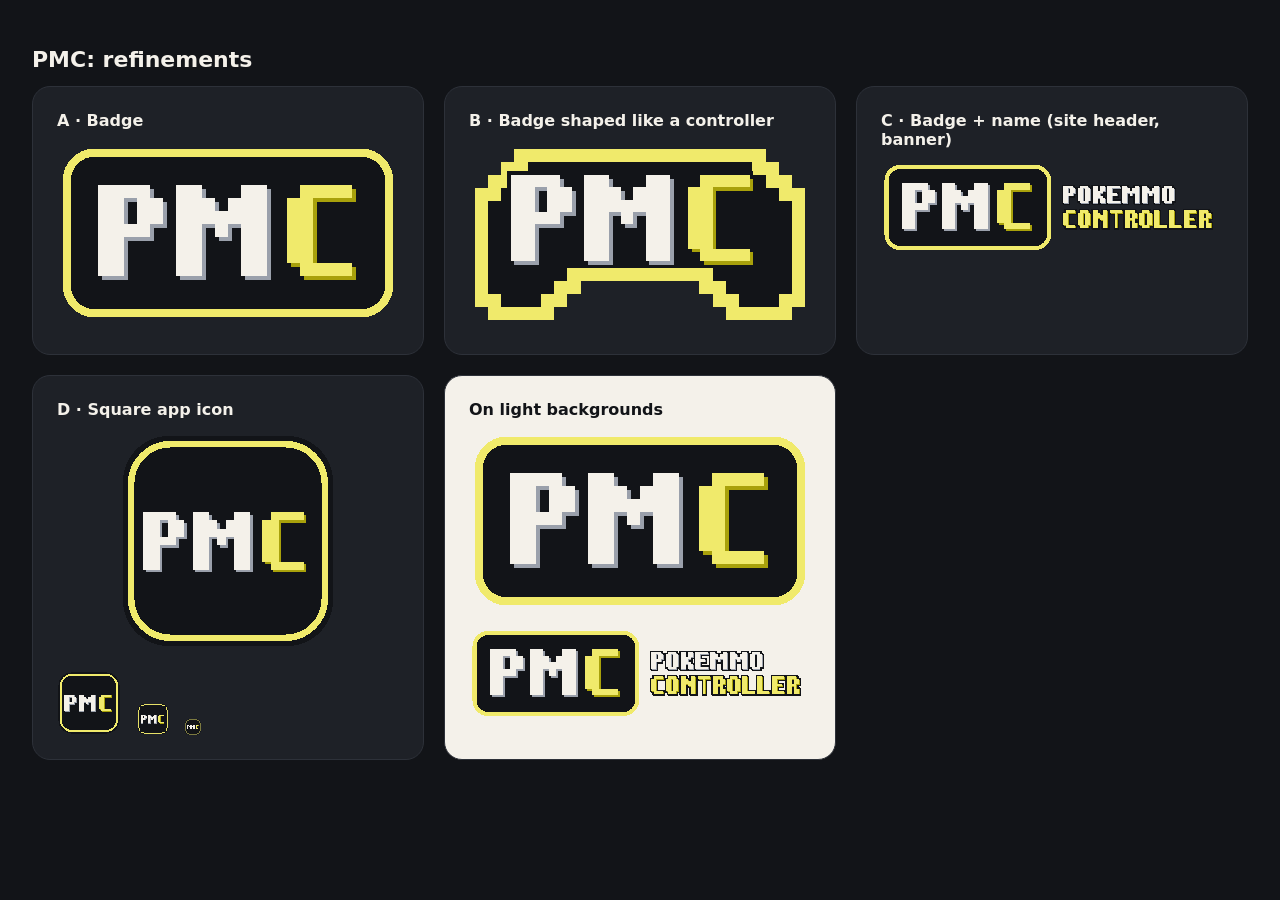
<file: site/logo/index.html>
<!doctype html><html lang="en"><head><meta charset="utf-8"><meta name="viewport" content="width=device-width,initial-scale=1"><title>PMC logo</title>
<style>body{margin:0;background:#121418;color:#f4f1ea;font:16px system-ui;padding:32px}h1{font-size:22px}.g{display:grid;grid-template-columns:repeat(auto-fit,minmax(340px,1fr));gap:20px}.c{background:#1e2127;border:1px solid #2d3139;border-radius:18px;padding:24px}.c img{width:100%;max-height:220px;object-fit:contain;margin-top:12px}.s{display:flex;gap:16px;align-items:end;margin-top:16px}.s img{width:auto;margin:0}.lt{background:#f4f1ea;color:#121418}</style></head><body>
<h1>PMC: refinements</h1>
<div class="g">
<div class="c"><b>A · Badge</b><img src="pmc-1.svg"></div>
<div class="c"><b>B · Badge shaped like a controller</b><img src="pmc-2.svg"></div>
<div class="c"><b>C · Badge + name (site header, banner)</b><img src="pmc-3.svg"></div>
<div class="c"><b>D · Square app icon</b><img src="pmc-4.svg"><div class="s"><img src="pmc-4.svg" style="height:64px"><img src="pmc-4.svg" style="height:32px"><img src="pmc-4.svg" style="height:16px"></div></div>
<div class="c lt"><b>On light backgrounds</b><img src="pmc-1.svg"><img src="pmc-3.svg"></div>
</div></body></html>
</file>
